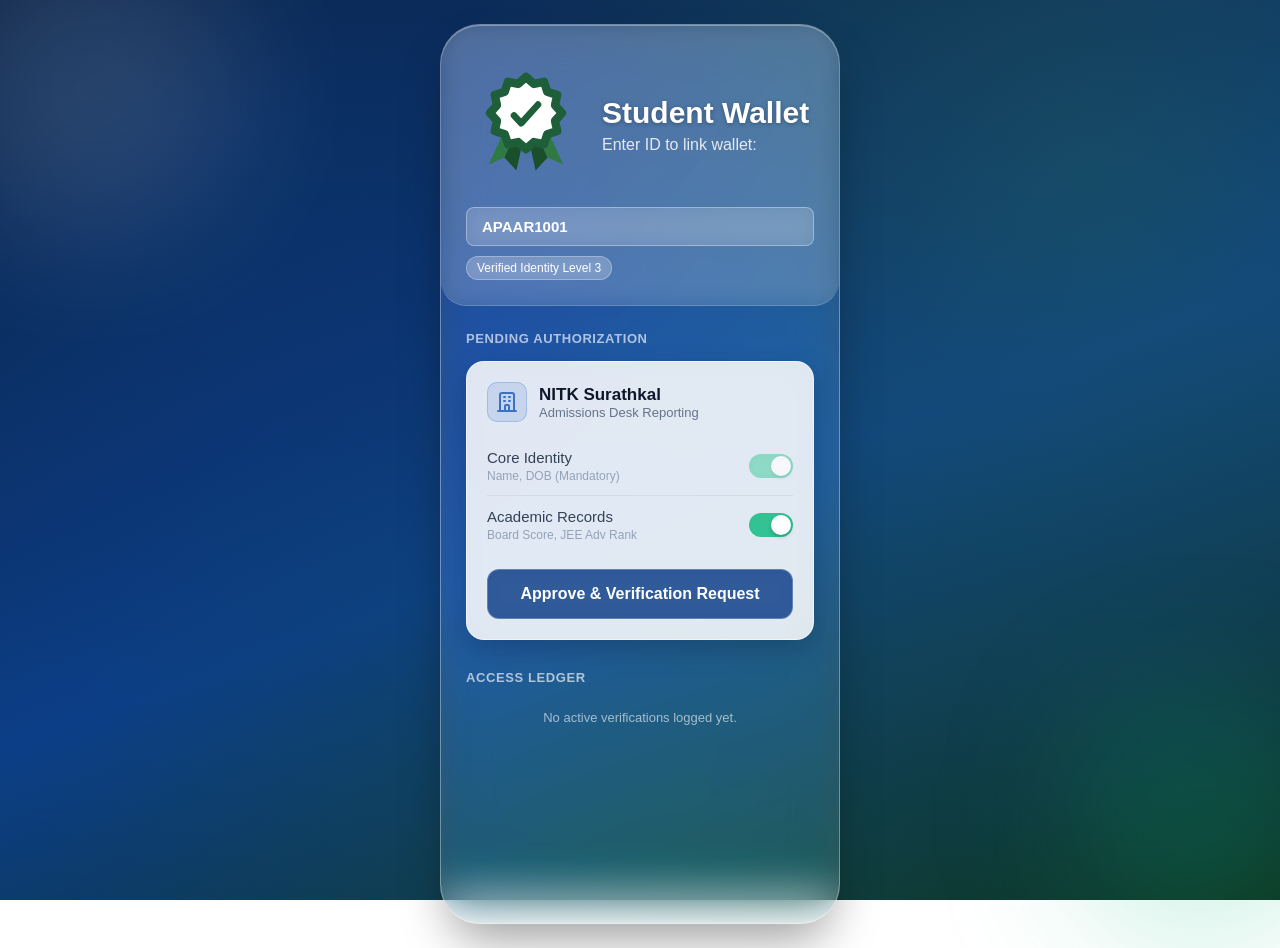
<file: student.html>
<!DOCTYPE html>
<html lang="en">
<head>
    <meta charset="UTF-8">
    <meta name="viewport" content="width=device-width, initial-scale=1.0">
    <title>APAAR Student Wallet</title>
    <link rel="icon" type="image/svg+xml" href="./favicon.svg?v=3">
    <style>
        * { box-sizing: border-box; margin: 0; padding: 0; font-family: -apple-system, BlinkMacSystemFont, "Segoe UI", Roboto, sans-serif; }

        /* Base styles: Default for real mobile phones */
html, body {
    margin: 0;
    padding: 0;
    min-height: 100vh;
    min-height: 100dvh;
    background:
        radial-gradient(circle at 20% 15%, rgba(12, 62, 135, 0.35), transparent 45%),
        radial-gradient(circle at 85% 20%, rgba(47, 122, 68, 0.30), transparent 50%),
        radial-gradient(circle at 50% 95%, rgba(30, 94, 57, 0.25), transparent 55%),
        linear-gradient(160deg, #0a1f3d 0%, #0c3e87 55%, #0d3320 100%);
    background-attachment: fixed;
    display: flex;
    justify-content: center;
    align-items: flex-start;
}

/* Fullscreen on real phones with smooth natural scrolling */
.mobile-frame {
    width: 100%;
    min-height: 100vh;
    min-height: 100dvh;
    background: rgba(255, 255, 255, 0.12);
    backdrop-filter: blur(24px) saturate(160%);
    -webkit-backdrop-filter: blur(24px) saturate(160%);
    display: flex;
    flex-direction: column;
    position: relative;
    z-index: 1;
    overflow-x: hidden;
}

/* Desktop & Tablet View: Displays as a simulated phone mockup */
@media (min-width: 480px) {
    body {
        padding: 30px 16px;
        align-items: center;
    }

    .mobile-frame {
        max-width: 410px;
        height: 90vh;
        max-height: 860px;
        border-radius: 36px;
        border: 1px solid rgba(255, 255, 255, 0.35);
        box-shadow: 
            0 25px 50px -12px rgba(0, 0, 0, 0.45),
            inset 0 1px 0 rgba(255, 255, 255, 0.35);
        overflow-y: auto;
    }
}
        body {
            background:
                radial-gradient(circle at 20% 15%, rgba(12, 62, 135, 0.35), transparent 45%),
                radial-gradient(circle at 85% 20%, rgba(47, 122, 68, 0.30), transparent 50%),
                radial-gradient(circle at 50% 95%, rgba(30, 94, 57, 0.25), transparent 55%),
                linear-gradient(160deg, #0a1f3d 0%, #0c3e87 55%, #0d3320 100%);
            background-attachment: fixed;
            display: flex;
            justify-content: center;
            align-items: center;
            min-height: 100vh;
            padding: 24px 12px;
        }

        /* Ambient glow orbs behind the glass frame */
        body::before,
        body::after {
            content: "";
            position: fixed;
            border-radius: 50%;
            filter: blur(70px);
            z-index: 0;
            pointer-events: none;
        }
        body::before {
            width: 300px; height: 300px;
            top: -60px; left: -60px;
            background: rgba(255, 255, 255, 0.12);
        }
        body::after {
            width: 260px; height: 260px;
            bottom: -50px; right: -50px;
            background: rgba(16, 185, 129, 0.20);
        }

        /* Simulating a Mobile Device Screen — now a glass frame */
        .mobile-frame {
            width: 100%;
            max-width: 400px;
            height: 100vh;
            max-height: 850px;
            background: rgba(255, 255, 255, 0.12);
            backdrop-filter: blur(24px) saturate(160%);
            -webkit-backdrop-filter: blur(24px) saturate(160%);
            border: 1px solid rgba(255, 255, 255, 0.3);
            position: relative;
            box-shadow:
                0 25px 50px -12px rgba(0, 0, 0, 0.4),
                inset 0 1px 0 rgba(255, 255, 255, 0.35);
            overflow-y: auto;
            display: flex;
            flex-direction: column;
            z-index: 1;
        }

        @media (min-width: 450px) {
            .mobile-frame { height: 90vh; border-radius: 40px; border: 1px solid rgba(255,255,255,0.35); }
        }

        /* Top Navigation / Profile — glass panel over gradient */
        .header {
            background: rgba(255, 255, 255, 0.10);
            backdrop-filter: blur(10px);
            border-bottom: 1px solid rgba(255, 255, 255, 0.2);
            color: white;
            padding: 40px 25px 25px;
            border-bottom-left-radius: 25px;
            border-bottom-right-radius: 25px;
        }

        .header h1 { font-size: 22px; font-weight: 700; margin-bottom: 5px; text-shadow: 0 1px 4px rgba(0,0,0,0.3); }
        .header p { font-size: 14px; opacity: 0.85; }
        .badge {
            background: rgba(255, 255, 255, 0.18);
            backdrop-filter: blur(6px);
            border: 1px solid rgba(255, 255, 255, 0.3);
            padding: 4px 10px;
            border-radius: 20px;
            font-size: 12px;
            display: inline-block;
            margin-top: 10px;
        }

        #wallet_apaar_id {
            width: 100%;
            background: rgba(255, 255, 255, 0.14);
            backdrop-filter: blur(8px);
            border: 1px solid rgba(255, 255, 255, 0.35);
            color: white;
            padding: 10px 15px;
            border-radius: 8px;
            font-size: 15px;
            font-weight: 600;
            outline: none;
            margin-top: 8px;
        }
        #wallet_apaar_id::placeholder { color: rgba(255, 255, 255, 0.55); }

        /* Main Content */
        .content { padding: 25px; flex-grow: 1; }
        .section-title {
            font-size: 13px;
            color: rgba(255, 255, 255, 0.65);
            text-transform: uppercase;
            font-weight: 600;
            margin-bottom: 15px;
            letter-spacing: 0.6px;
        }

        /* Active Connection Card — frosted glass */
        .card {
            background: rgba(255, 255, 255, 0.85);
            backdrop-filter: blur(18px);
            border: 1px solid rgba(255, 255, 255, 0.6);
            border-radius: 18px;
            padding: 20px;
            box-shadow: 0 10px 28px rgba(0, 0, 0, 0.2);
            margin-bottom: 25px;
        }

        .card-header { display: flex; align-items: center; gap: 12px; margin-bottom: 15px; }
        .icon-box {
            width: 40px; height: 40px;
            background: rgba(58, 113, 201, 0.16);
            border: 1px solid rgba(58, 113, 201, 0.25);
            color: #3a71c9;
            border-radius: 10px;
            display: flex; align-items: center; justify-content: center;
        }
        .card-header h3 { font-size: 17px; color: #0f172a; }
        .card-header p { font-size: 13px; color: #64748b; }

        /* iOS Style Toggles for Selective Disclosure */
        .data-toggle { display: flex; justify-content: space-between; align-items: center; padding: 12px 0; border-top: 1px solid rgba(15, 23, 42, 0.06); }
        .data-toggle:first-of-type { border-top: none; }
        .toggle-label { font-size: 15px; color: #334155; font-weight: 500; }
        .toggle-sub { font-size: 12px; color: #94a3b8; display: block; margin-top: 2px; }

        .switch { position: relative; display: inline-block; width: 44px; height: 24px; }
        .switch input { opacity: 0; width: 0; height: 0; }
        .slider {
            position: absolute; cursor: pointer; top: 0; left: 0; right: 0; bottom: 0;
            background-color: rgba(203, 213, 225, 0.7);
            backdrop-filter: blur(4px);
            transition: .3s; border-radius: 34px;
        }
        .slider:before {
            position: absolute; content: ""; height: 20px; width: 20px; left: 2px; bottom: 2px;
            background-color: white; transition: .3s; border-radius: 50%;
            box-shadow: 0 2px 4px rgba(0,0,0,0.2);
        }
        input:checked + .slider { background-color: rgba(16, 185, 129, 0.85); }
        input:checked + .slider:before { transform: translateX(20px); }
        input:disabled + .slider { opacity: 0.5; cursor: not-allowed; }

        /* Generate Button — glassy accent */
        button {
            width: 100%;
            background: rgba(12, 62, 135, 0.85);
            backdrop-filter: blur(6px);
            border: 1px solid rgba(255, 255, 255, 0.25);
            color: white;
            padding: 15px;
            font-size: 16px;
            font-weight: 600;
            border-radius: 12px;
            cursor: pointer;
            margin-top: 15px;
            transition: background 0.3s, transform 0.15s ease;
        }
        button:hover { transform: translateY(-1px); }
        button:active { background: rgba(8, 47, 107, 0.9); transform: translateY(0); }

        /* Dynamic Token Output */
        #token_output {
            display: none;
            text-align: center;
            margin-top: 15px;
            padding: 15px;
            border-top: 1px dashed rgba(15, 23, 42, 0.15);
            background: rgba(255, 255, 255, 0.4);
            border-radius: 12px;
            animation: fadeIn 0.4s ease-out;
        }
        .pin-display { font-size: 32px; font-weight: 800; color: #0c3e87; letter-spacing: 5px; margin: 10px 0; }
        .timer { font-size: 13px; color: #ef4444; font-weight: 600; }

        /* Audit Trail */
        .audit-item {
            display: flex; justify-content: space-between; align-items: center;
            padding: 12px 14px; margin-bottom: 8px;
            background: rgba(255, 255, 255, 0.55);
            backdrop-filter: blur(8px);
            border: 1px solid rgba(255, 255, 255, 0.5);
            border-radius: 12px;
        }
        .audit-info h4 { font-size: 14px; color: #334155; }
        .audit-info p { font-size: 12px; color: #94a3b8; }
        .status-badge {
            background: rgba(220, 252, 231, 0.8);
            color: #166534;
            font-size: 11px;
            font-weight: 600;
            padding: 4px 8px;
            border-radius: 6px;
        }

        @keyframes fadeIn { from { opacity: 0; transform: translateY(-5px); } to { opacity: 1; transform: translateY(0); } }
    </style>
</head>
<body>

    <div class="mobile-frame">
        <div class="header">
            <!-- 120px Brand Logo (Left) + Title & Subtitle (Right) -->
            <div style="display: flex; align-items: center; gap: 16px; margin-bottom: 14px;">
                <svg style="width: 120px; height: 120px; flex-shrink: 0;" viewBox="0 0 100 100" fill="none" xmlns="http://www.w3.org/2000/svg">
                    <!-- Left Ribbon -->
                    <polygon points="34,50 19,83 32,77 43,53" fill="#2f7a44" stroke="#13381e" stroke-width="0" stroke-linejoin="round" />
                    <polygon points="43,53 32,77 42,88 49,56" fill="#1b4e2b" stroke="#13381e" stroke-width="0" stroke-linejoin="round" />

                    <!-- Right Ribbon -->
                    <polygon points="51,56 58,88 68,77 57,53" fill="#1b4e2b" stroke="#13381e" stroke-width="0" stroke-linejoin="round" />
                    <polygon points="57,53 68,77 81,83 66,50" fill="#2f7a44" stroke="#13381e" stroke-width="0" stroke-linejoin="round" />

                    <!-- Scalloped Rosette (Duplicate contour removed: zero bleed/halo on glass background) -->
                    <polygon points="50,10 56.5,15.8 65,14 67.7,22.3 76,25 74.2,33.5 80,40 74.2,46.5 76,55 67.7,57.7 65,66 56.5,64.2 50,70 43.5,64.2 35,66 32.3,57.7 24,55 25.8,46.5 20,40 25.8,33.5 24,25 32.3,22.3 35,14 43.5,15.8" 
                             fill="#ffffff" 
                             stroke="#1e5e39" 
                             stroke-width="7" 
                             stroke-linejoin="round" />
                    
                    <!-- Center Checkmark -->
                    <path d="M 40 42 L 46 48.5 L 60 33" stroke="#1e5e39" stroke-width="5.5" stroke-linecap="round" stroke-linejoin="round" fill="none" />
                </svg>

                <div>
                    <h1 style="font-size: 30px; font-weight: 700; line-height: 1.2; margin-bottom: 4px;">Student Wallet</h1>
                    <p style="font-size: 16px; opacity: 0.85; line-height: 1.3;">Enter ID to link wallet:</p>
                </div>
            </div>

            <input type="text" id="wallet_apaar_id" value="APAAR1001" placeholder="e.g., APAAR1001">
            <div class="badge">Verified Identity Level 3</div>
        </div>

        <div class="content">
            <h2 class="section-title">Pending Authorization</h2>

            <div class="card">
                <div class="card-header">
                    <div class="icon-box">
                        <svg width="24" height="24" fill="none" stroke="currentColor" viewBox="0 0 24 24"><path stroke-linecap="round" stroke-linejoin="round" stroke-width="2" d="M19 21V5a2 2 0 00-2-2H7a2 2 0 00-2 2v16m14 0h2m-2 0h-5m-9 0H3m2 0h5M9 7h1m-1 4h1m4-4h1m-1 4h1m-5 10v-5a1 1 0 011-1h2a1 1 0 011 1v5m-4 0h4"></path></svg>
                    </div>
                    <div>
                        <h3>NITK Surathkal</h3>
                        <p>Admissions Desk Reporting</p>
                    </div>
                </div>

                <div class="disclosure-list">
                    <div class="data-toggle">
                        <div>
                            <span class="toggle-label">Core Identity</span>
                            <span class="toggle-sub">Name, DOB (Mandatory)</span>
                        </div>
                        <label class="switch"><input type="checkbox" id="perm_core" checked disabled><span class="slider"></span></label>
                    </div>
                    <div class="data-toggle">
                        <div>
                            <span class="toggle-label">Academic Records</span>
                            <span class="toggle-sub">Board Score, JEE Adv Rank</span>
                        </div>
                        <label class="switch"><input type="checkbox" id="perm_academic" checked><span class="slider"></span></label>
                    </div>
                </div>

                <button id="auth_btn" onclick="generateToken()">Approve & Verification Request</button>

                <div id="token_output">
                    <p style="font-size: 13px; color: #64748b;" id="output_msg">Processing wallet verification...</p>
                    <div class="pin-display" id="display_pin">- - - - - -</div>
                    <div class="timer" id="countdown">SSI Mode Active</div>
                </div>
            </div>

            <h2 class="section-title" style="margin-top: 30px;">Access Ledger</h2>
            <div id="audit_trail">
                <!-- Dynamically populated verification results go here -->
                <p style="font-size: 13px; color: rgba(255,255,255,0.6); text-align: center; padding: 10px 0;">No active verifications logged yet.</p>
            </div>
        </div>
    </div>

    <script>
        const hostIp = window.location.hostname && window.location.hostname !== "" 
               ? window.location.hostname 
               : "127.0.0.1";
const BACKEND_URL = `http://${hostIp}:5000`;
        let countdownInterval;

        async function generateToken() {
            const apaarId = document.getElementById("wallet_apaar_id").value.trim();
            const corePermission = document.getElementById("perm_core").checked;
            const academicPermission = document.getElementById("perm_academic").checked;

            const tokenOutput = document.getElementById("token_output");
            const displayPin = document.getElementById("display_pin");
            const outputMsg = document.getElementById("output_msg");
            const countdownEl = document.getElementById("countdown");
            const auditTrail = document.getElementById("audit_trail");

            if (!apaarId) {
                alert("Please enter a valid APAAR ID");
                return;
            }

            tokenOutput.style.display = "block";
            outputMsg.textContent = "Verifying via SSI Local Protocol...";
            displayPin.textContent = "......";
            countdownEl.textContent = "Processing...";

            // Default mock wallet PIN accepted by your backend /api/verify/ssi route
            const payload = {
                apaar_id: apaarId,
                pin: "987654",
                permissions: {
                    core_identity: corePermission,
                    academic_records: academicPermission
                }
            };

           try {
                // Point to the new PIN generation route
                const response = await fetch(`${BACKEND_URL}/api/wallet/generate_pin`, {
                    method: "POST",
                    headers: {
                        "Content-Type": "application/json"
                    },
                    body: JSON.stringify(payload)
                });

                const result = await response.json();

                if (result.success) {
    // Display the dynamic PIN returned by the server
    displayPin.textContent = result.pin;
    displayPin.style.color = "#0c3e87"; // Ensure it's the default blue
    outputMsg.textContent = "Time-sensitive PIN generated!";

    // --- START TIMER LOGIC ---
    if (countdownInterval) clearInterval(countdownInterval); // Reset if already running

    let timeLeft = 300; // 5 minutes in seconds

    const updateTimer = () => {
        const minutes = Math.floor(timeLeft / 60);
        const seconds = timeLeft % 60;
        const timeString = `${minutes}:${seconds < 10 ? '0' : ''}${seconds}`;

        // Combine your message with the live timer
        countdownEl.innerHTML = `Hand this PIN to the verification desk<br><span style="font-size: 16px; margin-top: 8px; display: inline-block; color: #ef4444;">Expires in: ${timeString}</span>`;

        if (timeLeft <= 0) {
            clearInterval(countdownInterval);
            displayPin.textContent = "EXPIRED";
            displayPin.style.color = "#ef4444"; // Turn red on expiration
            countdownEl.innerHTML = "PIN Expired. Please request a new one.";
        }
        timeLeft--;
    };

    updateTimer(); // Run immediately so it doesn't wait 1 second to show
    countdownInterval = setInterval(updateTimer, 1000); // Tick every second
    // --- END TIMER LOGIC ---

    const now = new Date().toLocaleTimeString();
    const auditItem = document.createElement("div");
    auditItem.className = "audit-item";
    auditItem.innerHTML = `
        <div class="audit-info">
            <h4>NITK Surathkal - Admissions Desk</h4>
            <p>${apaarId} • ${now}</p>
        </div>
        <span class="status-badge">Authorized</span>
    `;

    const placeholder = auditTrail.querySelector("p");
    if (placeholder && placeholder.textContent.includes("No active verifications")) {
        auditTrail.innerHTML = "";
    }

    auditTrail.prepend(auditItem);

} else {
                    displayPin.textContent = "FAILED";
                    outputMsg.textContent = result.message || "Could not generate PIN.";
                    countdownEl.textContent = "Access Denied";
                }

            } catch (error) {
                console.error("Backend Error:", error);
                tokenOutput.style.display = "block";
                outputMsg.textContent = "Could not connect to backend node.";
                displayPin.textContent = "ERR";
                countdownEl.textContent = "Network Error";
            }
        }
    </script>
</body>
</html>
</file>
